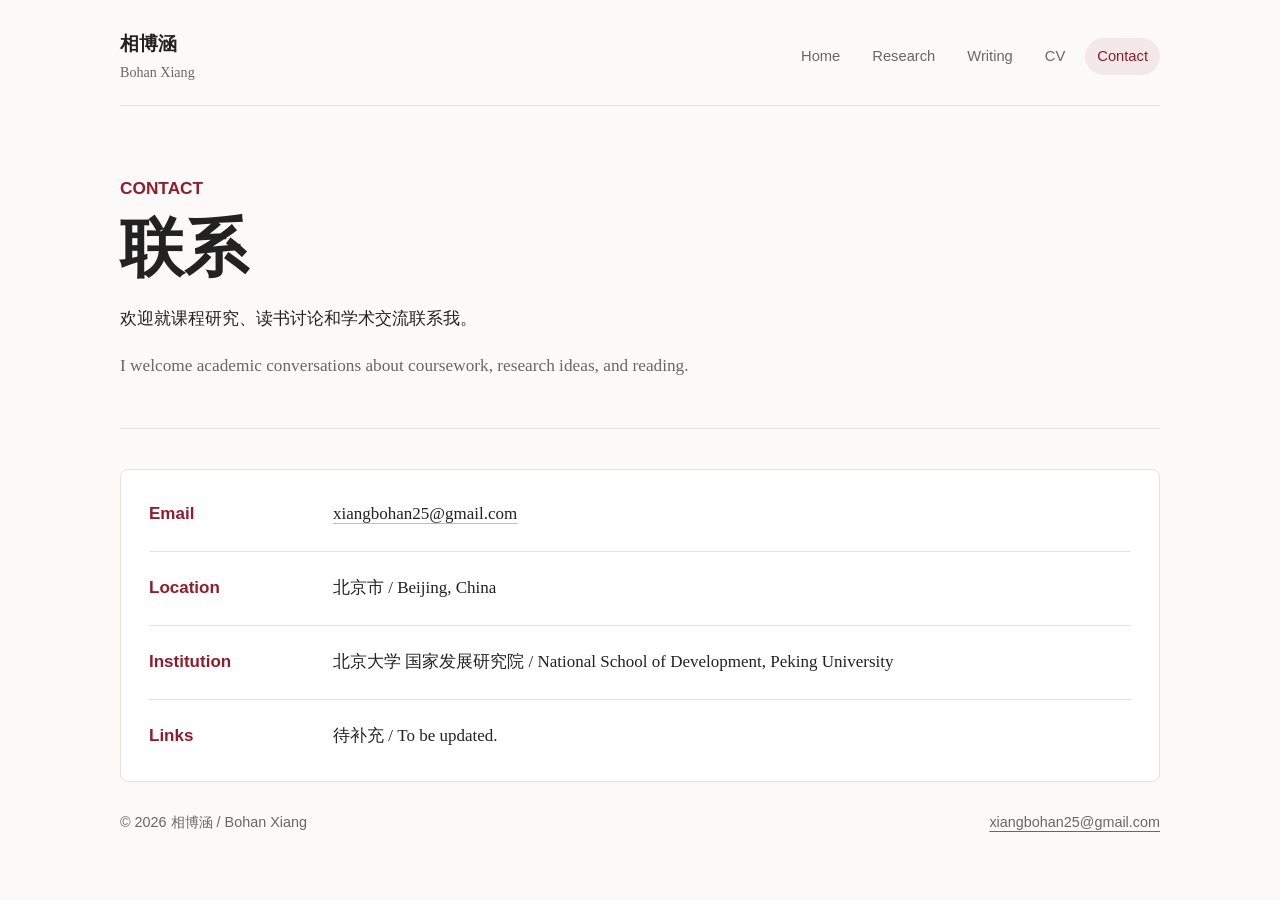
<file: contact.html>
<!DOCTYPE html>
<html lang="zh-CN">
<head>
  <meta charset="utf-8">
  <meta name="viewport" content="width=device-width, initial-scale=1">
  <meta name="description" content="相博涵的联系信息。">
  <title>Contact | 相博涵</title>
  <link rel="stylesheet" href="style.css">
</head>
<body>
  <header class="site-header">
    <a class="brand" href="index.html">
      <span class="brand-cn">相博涵</span>
      <span class="brand-en">Bohan Xiang</span>
    </a>
    <nav class="site-nav" aria-label="Primary navigation">
      <a href="index.html">Home</a>
      <a href="research.html">Research</a>
      <a href="writing.html">Writing</a>
      <a href="cv.html">CV</a>
      <a class="active" href="contact.html">Contact</a>
    </nav>
  </header>

  <main>
    <section class="page-title section">
      <p class="eyebrow">Contact</p>
      <h1>联系</h1>
      <p>
        欢迎就课程研究、读书讨论和学术交流联系我。
      </p>
      <p class="en">
        I welcome academic conversations about coursework, research ideas, and reading.
      </p>
    </section>

    <section class="section contact-panel">
      <div class="contact-row">
        <span>Email</span>
        <a href="mailto:xiangbohan25@gmail.com">xiangbohan25@gmail.com</a>
      </div>
      <div class="contact-row">
        <span>Location</span>
        <p>北京市 / Beijing, China</p>
      </div>
      <div class="contact-row">
        <span>Institution</span>
        <p>北京大学 国家发展研究院 / National School of Development, Peking University</p>
      </div>
      <div class="contact-row">
        <span>Links</span>
        <p>待补充 / To be updated.</p>
      </div>
    </section>
  </main>

  <footer class="site-footer">
    <span>© 2026 相博涵 / Bohan Xiang</span>
    <a href="mailto:xiangbohan25@gmail.com">xiangbohan25@gmail.com</a>
  </footer>
</body>
</html>
</file>
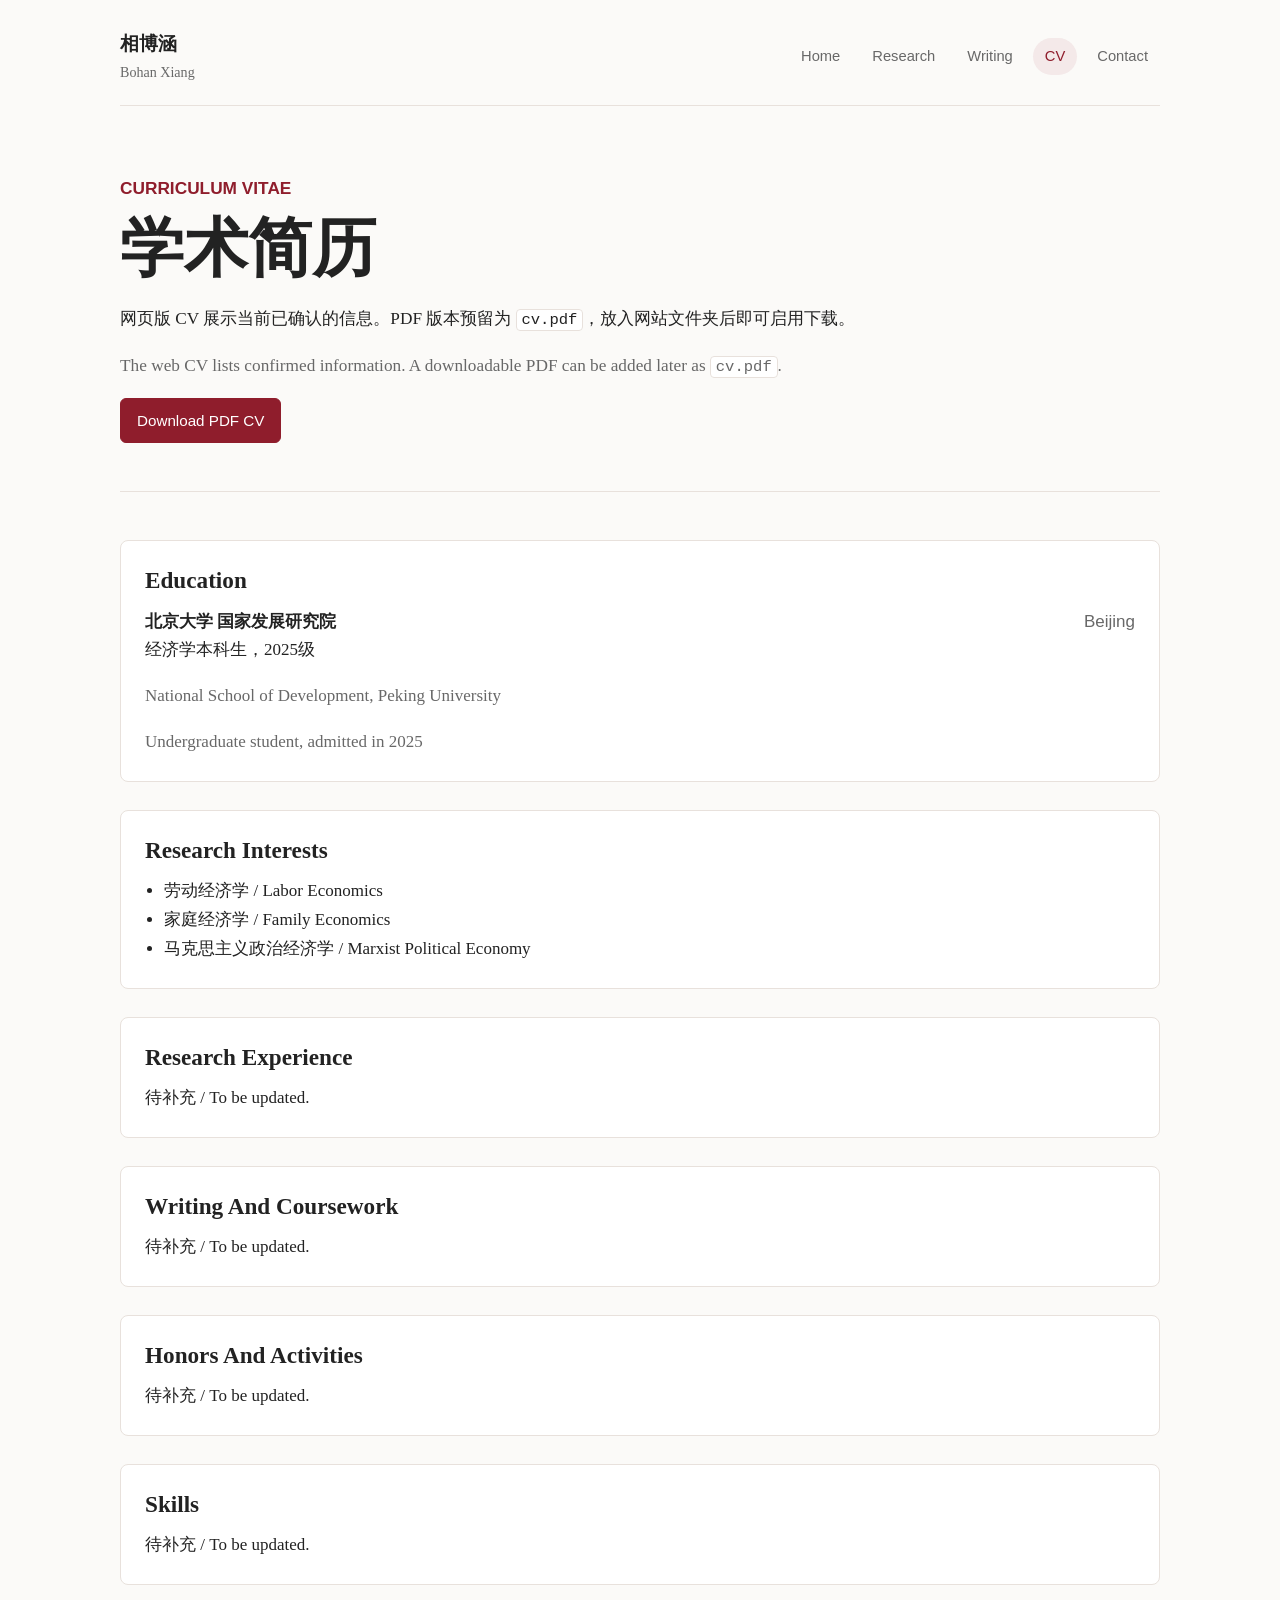
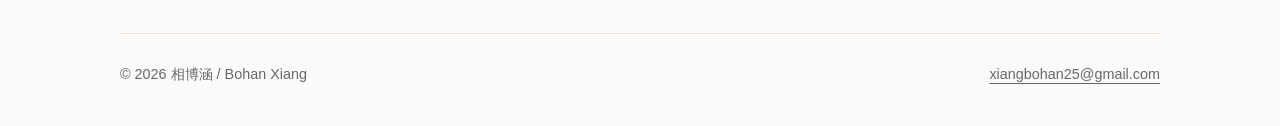
<file: cv.html>
<!DOCTYPE html>
<html lang="zh-CN">
<head>
  <meta charset="utf-8">
  <meta name="viewport" content="width=device-width, initial-scale=1">
  <meta name="description" content="相博涵的学术简历。">
  <title>CV | 相博涵</title>
  <link rel="stylesheet" href="style.css">
</head>
<body>
  <header class="site-header">
    <a class="brand" href="index.html">
      <span class="brand-cn">相博涵</span>
      <span class="brand-en">Bohan Xiang</span>
    </a>
    <nav class="site-nav" aria-label="Primary navigation">
      <a href="index.html">Home</a>
      <a href="research.html">Research</a>
      <a href="writing.html">Writing</a>
      <a class="active" href="cv.html">CV</a>
      <a href="contact.html">Contact</a>
    </nav>
  </header>

  <main>
    <section class="page-title section">
      <p class="eyebrow">Curriculum Vitae</p>
      <h1>学术简历</h1>
      <p>
        网页版 CV 展示当前已确认的信息。PDF 版本预留为 <code>cv.pdf</code>，放入网站文件夹后即可启用下载。
      </p>
      <p class="en">
        The web CV lists confirmed information. A downloadable PDF can be added later as <code>cv.pdf</code>.
      </p>
      <a class="button primary" href="cv.pdf" aria-label="Download CV PDF">Download PDF CV</a>
    </section>

    <section class="section cv-grid">
      <div class="cv-section">
        <h2>Education</h2>
        <div class="cv-entry">
          <div>
            <strong>北京大学 国家发展研究院</strong>
            <p>经济学本科生，2025级</p>
            <p class="en">National School of Development, Peking University</p>
            <p class="en">Undergraduate student, admitted in 2025</p>
          </div>
          <span>Beijing</span>
        </div>
      </div>

      <div class="cv-section">
        <h2>Research Interests</h2>
        <ul>
          <li>劳动经济学 / Labor Economics</li>
          <li>家庭经济学 / Family Economics</li>
          <li>马克思主义政治经济学 / Marxist Political Economy</li>
        </ul>
      </div>

      <div class="cv-section">
        <h2>Research Experience</h2>
        <p>待补充 / To be updated.</p>
      </div>

      <div class="cv-section">
        <h2>Writing And Coursework</h2>
        <p>待补充 / To be updated.</p>
      </div>

      <div class="cv-section">
        <h2>Honors And Activities</h2>
        <p>待补充 / To be updated.</p>
      </div>

      <div class="cv-section">
        <h2>Skills</h2>
        <p>待补充 / To be updated.</p>
      </div>
    </section>
  </main>

  <footer class="site-footer">
    <span>© 2026 相博涵 / Bohan Xiang</span>
    <a href="mailto:xiangbohan25@gmail.com">xiangbohan25@gmail.com</a>
  </footer>
</body>
</html>
</file>
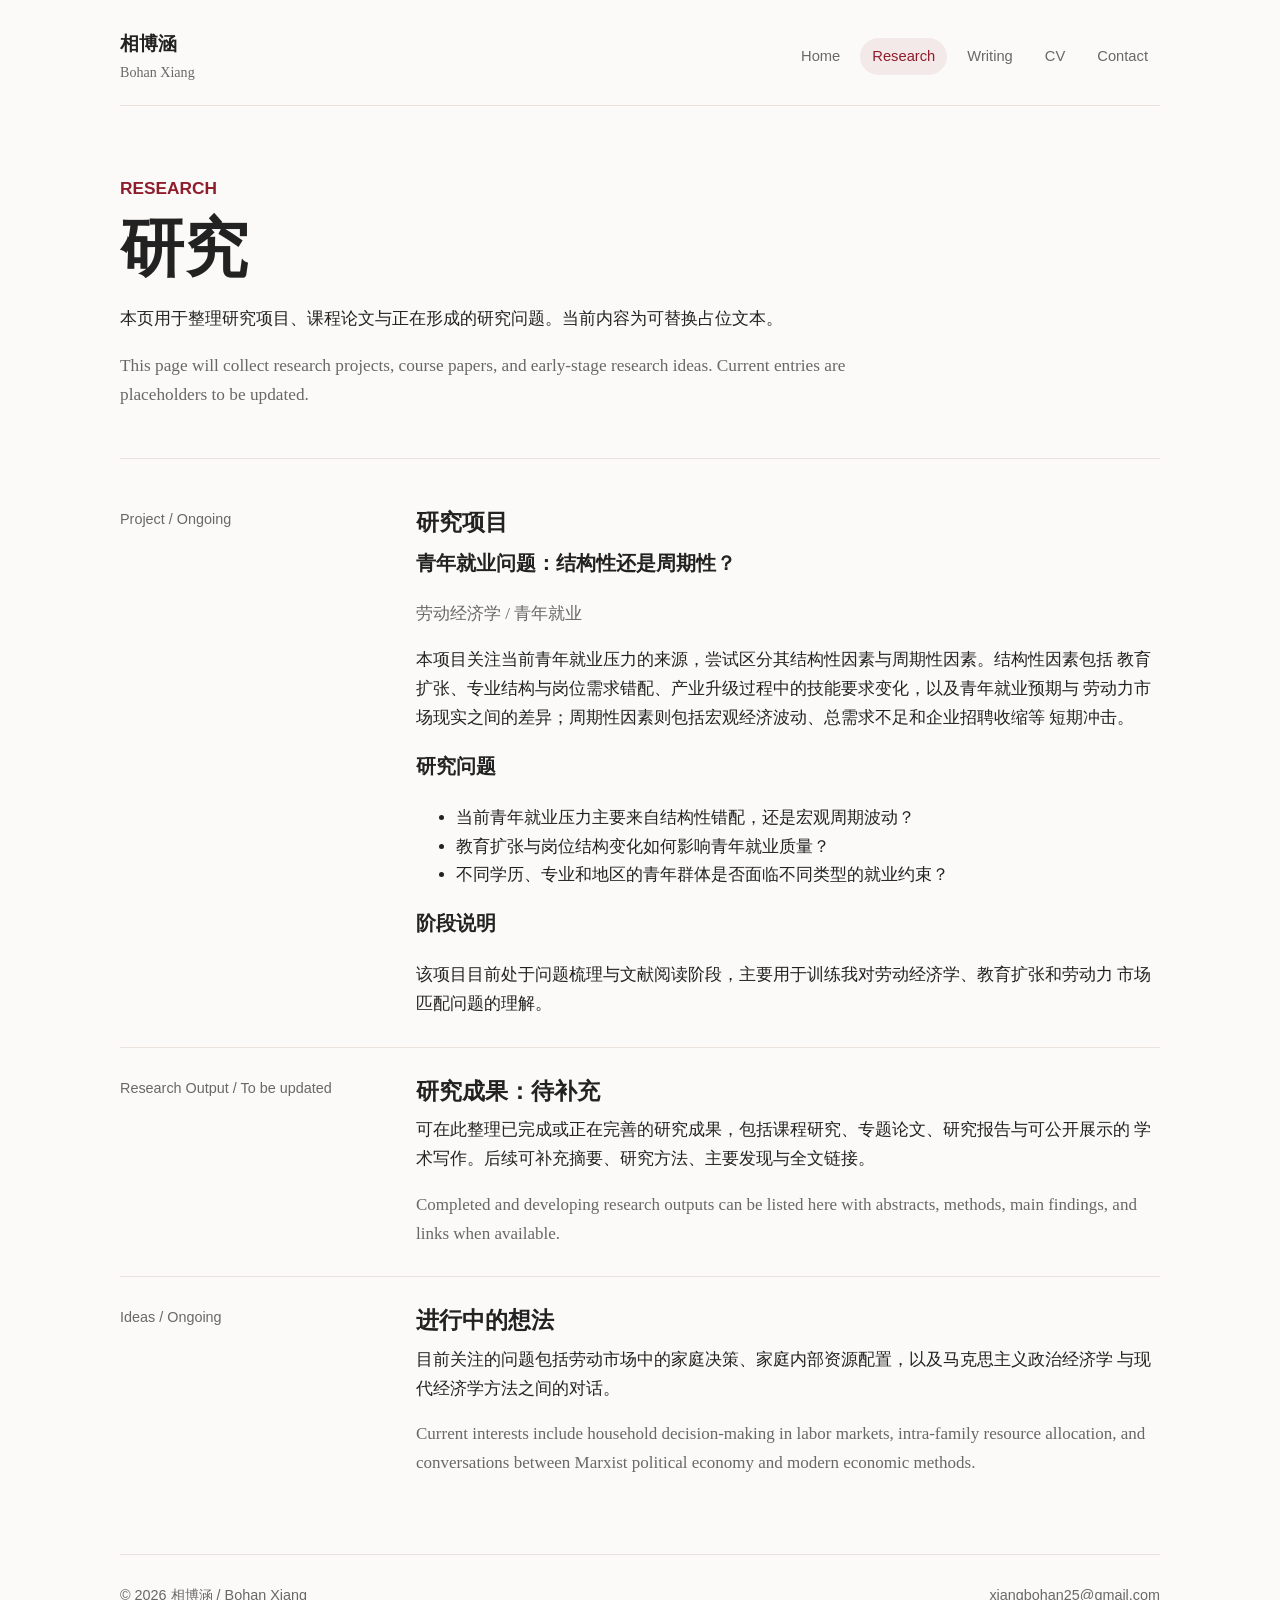
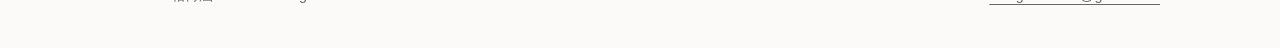
<file: research.html>
<!DOCTYPE html>
<html lang="zh-CN">
<head>
  <meta charset="utf-8">
  <meta name="viewport" content="width=device-width, initial-scale=1">
  <meta name="description" content="相博涵的研究兴趣、课程论文与研究项目。">
  <title>Research | 相博涵</title>
  <link rel="stylesheet" href="style.css">
</head>
<body>
  <header class="site-header">
    <a class="brand" href="index.html">
      <span class="brand-cn">相博涵</span>
      <span class="brand-en">Bohan Xiang</span>
    </a>
    <nav class="site-nav" aria-label="Primary navigation">
      <a href="index.html">Home</a>
      <a class="active" href="research.html">Research</a>
      <a href="writing.html">Writing</a>
      <a href="cv.html">CV</a>
      <a href="contact.html">Contact</a>
    </nav>
  </header>

  <main>
    <section class="page-title section">
      <p class="eyebrow">Research</p>
      <h1>研究</h1>
      <p>
        本页用于整理研究项目、课程论文与正在形成的研究问题。当前内容为可替换占位文本。
      </p>
      <p class="en">
        This page will collect research projects, course papers, and early-stage research ideas.
        Current entries are placeholders to be updated.
      </p>
    </section>

    <section class="section item-list">
      <article class="item">
        <div class="item-meta">Project / Ongoing</div>
        <div class="item-body">
          <h2>研究项目</h2>
          <h3>青年就业问题：结构性还是周期性？</h3>
          <p class="en">劳动经济学 / 青年就业</p>
          <p>
            本项目关注当前青年就业压力的来源，尝试区分其结构性因素与周期性因素。结构性因素包括
            教育扩张、专业结构与岗位需求错配、产业升级过程中的技能要求变化，以及青年就业预期与
            劳动力市场现实之间的差异；周期性因素则包括宏观经济波动、总需求不足和企业招聘收缩等
            短期冲击。
          </p>
          <h3>研究问题</h3>
          <ul>
            <li>当前青年就业压力主要来自结构性错配，还是宏观周期波动？</li>
            <li>教育扩张与岗位结构变化如何影响青年就业质量？</li>
            <li>不同学历、专业和地区的青年群体是否面临不同类型的就业约束？</li>
          </ul>
          <h3>阶段说明</h3>
          <p>
            该项目目前处于问题梳理与文献阅读阶段，主要用于训练我对劳动经济学、教育扩张和劳动力
            市场匹配问题的理解。
          </p>
        </div>
      </article>

      <article class="item">
        <div class="item-meta">Research Output / To be updated</div>
        <div class="item-body">
          <h2>研究成果：待补充</h2>
          <p>
            可在此整理已完成或正在完善的研究成果，包括课程研究、专题论文、研究报告与可公开展示的
            学术写作。后续可补充摘要、研究方法、主要发现与全文链接。
          </p>
          <p class="en">
            Completed and developing research outputs can be listed here with abstracts, methods,
            main findings, and links when available.
          </p>
        </div>
      </article>

      <article class="item">
        <div class="item-meta">Ideas / Ongoing</div>
        <div class="item-body">
          <h2>进行中的想法</h2>
          <p>
            目前关注的问题包括劳动市场中的家庭决策、家庭内部资源配置，以及马克思主义政治经济学
            与现代经济学方法之间的对话。
          </p>
          <p class="en">
            Current interests include household decision-making in labor markets, intra-family resource
            allocation, and conversations between Marxist political economy and modern economic methods.
          </p>
        </div>
      </article>
    </section>
  </main>

  <footer class="site-footer">
    <span>© 2026 相博涵 / Bohan Xiang</span>
    <a href="mailto:xiangbohan25@gmail.com">xiangbohan25@gmail.com</a>
  </footer>
</body>
</html>
</file>
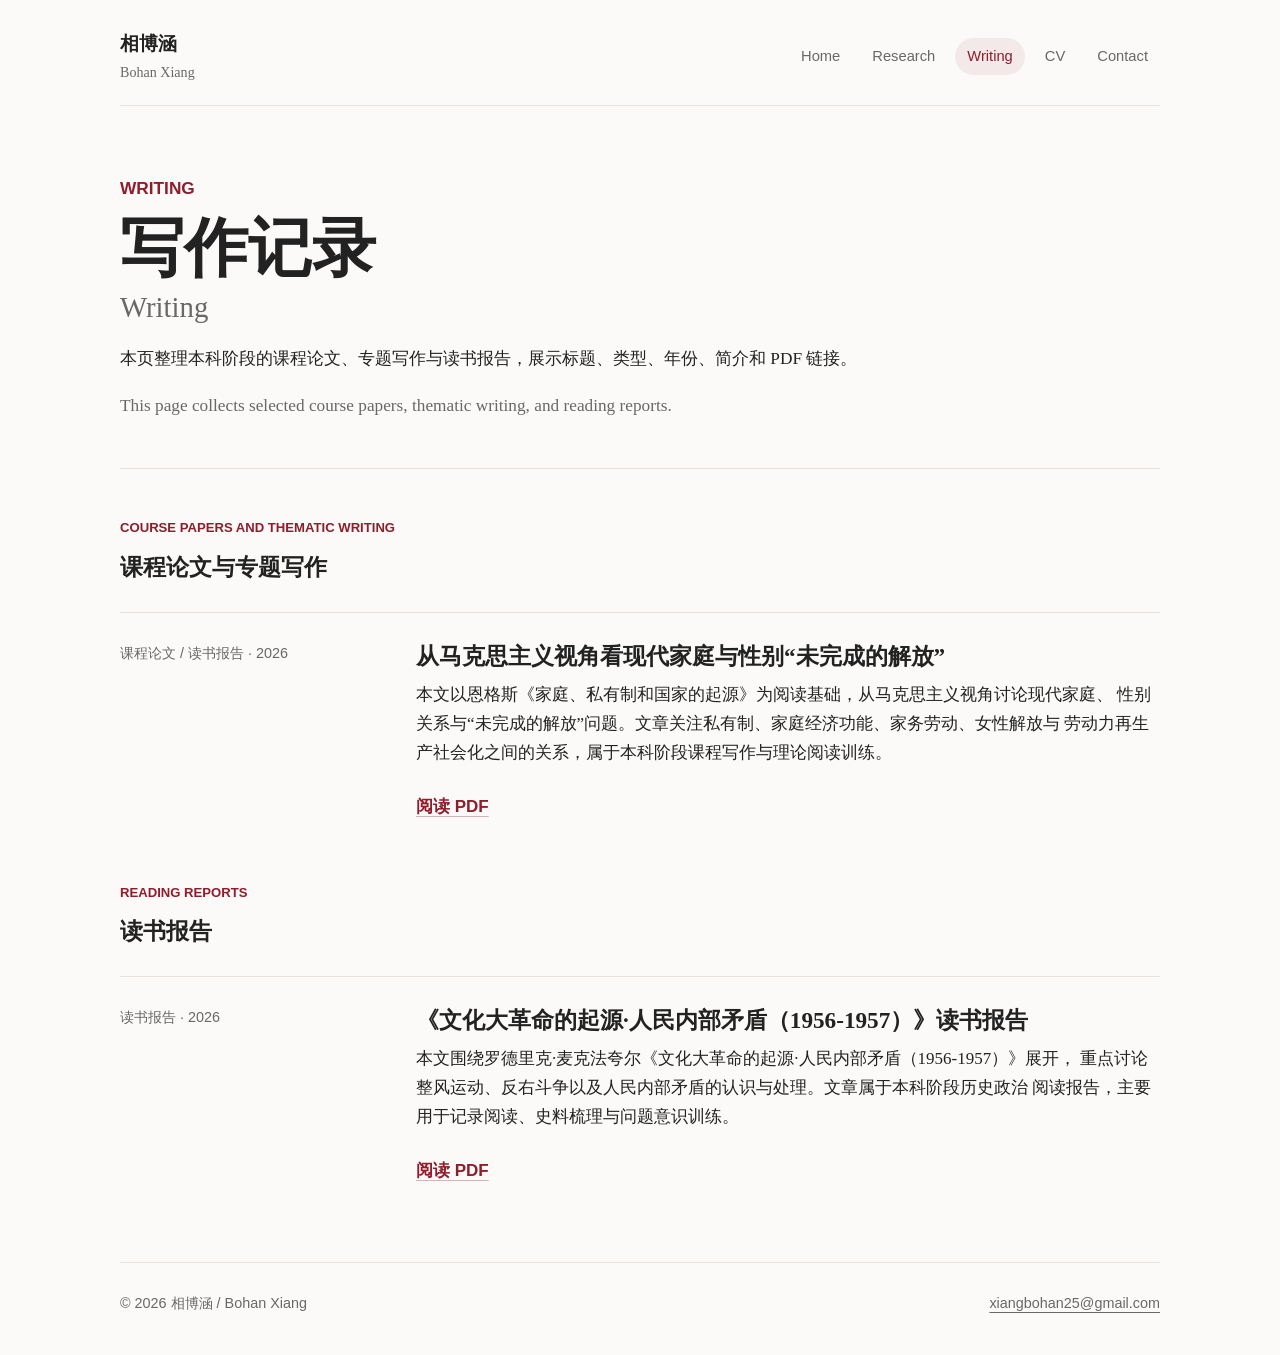
<file: writing.html>
<!DOCTYPE html>
<html lang="zh-CN">
<head>
  <meta charset="utf-8">
  <meta name="viewport" content="width=device-width, initial-scale=1">
  <meta name="description" content="相博涵的文章、读书报告与课程论文。">
  <title>Writing | 相博涵</title>
  <link rel="stylesheet" href="style.css">
</head>
<body>
  <header class="site-header">
    <a class="brand" href="index.html">
      <span class="brand-cn">相博涵</span>
      <span class="brand-en">Bohan Xiang</span>
    </a>
    <nav class="site-nav" aria-label="Primary navigation">
      <a href="index.html">Home</a>
      <a href="research.html">Research</a>
      <a class="active" href="writing.html">Writing</a>
      <a href="cv.html">CV</a>
      <a href="contact.html">Contact</a>
    </nav>
  </header>

  <main>
    <section class="page-title section">
      <p class="eyebrow">Writing</p>
      <h1>写作记录 <span>Writing</span></h1>
      <p>
        本页整理本科阶段的课程论文、专题写作与读书报告，展示标题、类型、年份、简介和 PDF 链接。
      </p>
      <p class="en">
        This page collects selected course papers, thematic writing, and reading reports.
      </p>
    </section>

    <section class="section item-list">
      <div class="writing-group">
        <p class="eyebrow">Course Papers And Thematic Writing</p>
        <h2>课程论文与专题写作</h2>
      </div>

      <article class="item">
        <div class="item-meta">课程论文 / 读书报告 · 2026</div>
        <div class="item-body">
          <h2>从马克思主义视角看现代家庭与性别“未完成的解放”</h2>
          <p>
            本文以恩格斯《家庭、私有制和国家的起源》为阅读基础，从马克思主义视角讨论现代家庭、
            性别关系与“未完成的解放”问题。文章关注私有制、家庭经济功能、家务劳动、女性解放与
            劳动力再生产社会化之间的关系，属于本科阶段课程写作与理论阅读训练。
          </p>
          <a class="text-link" href="assets/papers/marxism-family-gender-unfinished-liberation.pdf" target="_blank" rel="noopener">阅读 PDF</a>
        </div>
      </article>

      <div class="writing-group">
        <p class="eyebrow">Reading Reports</p>
        <h2>读书报告</h2>
      </div>

      <article class="item">
        <div class="item-meta">读书报告 · 2026</div>
        <div class="item-body">
          <h2>《文化大革命的起源·人民内部矛盾（1956-1957）》读书报告</h2>
          <p>
            本文围绕罗德里克·麦克法夸尔《文化大革命的起源·人民内部矛盾（1956-1957）》展开，
            重点讨论整风运动、反右斗争以及人民内部矛盾的认识与处理。文章属于本科阶段历史政治
            阅读报告，主要用于记录阅读、史料梳理与问题意识训练。
          </p>
          <a class="text-link" href="assets/papers/origins-cultural-revolution-reading-report.pdf" target="_blank" rel="noopener">阅读 PDF</a>
        </div>
      </article>
    </section>
  </main>

  <footer class="site-footer">
    <span>© 2026 相博涵 / Bohan Xiang</span>
    <a href="mailto:xiangbohan25@gmail.com">xiangbohan25@gmail.com</a>
  </footer>
</body>
</html>
</file>
<file: style.css>
:root {
  --bg: #fbfaf8;
  --paper: #ffffff;
  --ink: #222222;
  --muted: #686868;
  --line: #e8e1dc;
  --accent: #8f1d2c;
  --accent-soft: #f4e9e9;
  --max-width: 1040px;
}

* {
  box-sizing: border-box;
}

body {
  margin: 0;
  background: var(--bg);
  color: var(--ink);
  font-family: Georgia, "Times New Roman", "Noto Serif SC", "Songti SC", serif;
  font-size: 17px;
  line-height: 1.7;
}

a {
  color: inherit;
  text-decoration: none;
}

code {
  border: 1px solid var(--line);
  border-radius: 4px;
  background: var(--paper);
  padding: 0.05rem 0.3rem;
  font-family: "SFMono-Regular", Consolas, monospace;
  font-size: 0.9em;
}

.site-header {
  width: min(var(--max-width), calc(100% - 32px));
  margin: 0 auto;
  padding: 28px 0 20px;
  display: flex;
  align-items: center;
  justify-content: space-between;
  gap: 24px;
  border-bottom: 1px solid var(--line);
}

.brand {
  display: grid;
  gap: 0;
}

.brand-cn {
  font-size: 1.2rem;
  font-weight: 700;
}

.brand-en {
  color: var(--muted);
  font-size: 0.88rem;
  letter-spacing: 0;
}

.site-nav {
  display: flex;
  flex-wrap: wrap;
  align-items: center;
  justify-content: flex-end;
  gap: 8px;
  font-family: Arial, "Noto Sans SC", sans-serif;
  font-size: 0.92rem;
}

.site-nav a {
  border-radius: 999px;
  color: var(--muted);
  padding: 6px 12px;
}

.site-nav a:hover,
.site-nav a.active {
  background: var(--accent-soft);
  color: var(--accent);
}

main {
  width: min(var(--max-width), calc(100% - 32px));
  margin: 0 auto;
}

.section {
  padding: 48px 0;
  border-bottom: 1px solid var(--line);
}

.hero {
  padding-top: 76px;
  padding-bottom: 64px;
}

.hero-layout {
  max-width: 860px;
}

.hero-copy {
  min-width: 0;
}

.name-lockup {
  align-items: center;
  display: flex;
  gap: 22px;
  margin-bottom: 22px;
}

.name-lockup img {
  flex: 0 0 auto;
  height: 86px;
  margin-top: 4px;
  width: 86px;
}

.name-lockup h1 {
  margin-bottom: 0;
}

.hero-kicker,
.eyebrow {
  color: var(--accent);
  font-family: Arial, "Noto Sans SC", sans-serif;
  font-size: 0.82rem;
  font-weight: 700;
  letter-spacing: 0;
  margin: 0 0 12px;
  text-transform: uppercase;
}

h1,
h2,
h3,
p {
  margin-top: 0;
}

h1 {
  font-size: clamp(2.6rem, 7vw, 5.4rem);
  line-height: 1.05;
  margin-bottom: 22px;
  max-width: 900px;
}

h1 span {
  color: var(--muted);
  display: block;
  font-size: 0.45em;
  font-weight: 400;
  margin-top: 10px;
}

h2 {
  font-size: 1.45rem;
  line-height: 1.3;
  margin-bottom: 12px;
}

.hero-lede,
.page-title p {
  max-width: 760px;
  font-size: 1.08rem;
}

.en {
  color: var(--muted);
}

.hero-actions {
  display: flex;
  flex-wrap: wrap;
  gap: 12px;
  margin-top: 30px;
}

.button {
  align-items: center;
  border: 1px solid var(--line);
  border-radius: 6px;
  display: inline-flex;
  font-family: Arial, "Noto Sans SC", sans-serif;
  font-size: 0.95rem;
  min-height: 42px;
  padding: 9px 16px;
}

.button.primary {
  background: var(--accent);
  border-color: var(--accent);
  color: #ffffff;
}

.button.secondary {
  background: var(--paper);
  color: var(--ink);
}

.button:hover {
  transform: translateY(-1px);
}

.two-column {
  display: grid;
  grid-template-columns: minmax(180px, 280px) 1fr;
  gap: 44px;
}

.tag-list {
  display: flex;
  flex-wrap: wrap;
  gap: 10px;
}

.tag-list span {
  background: var(--paper);
  border: 1px solid var(--line);
  border-radius: 999px;
  color: var(--ink);
  font-family: Arial, "Noto Sans SC", sans-serif;
  font-size: 0.92rem;
  padding: 6px 12px;
}

.prose p:last-child,
.page-title p:last-child,
.item-body p:last-child,
.cv-section p:last-child {
  margin-bottom: 0;
}

.section-heading {
  margin-bottom: 24px;
}

.link-grid {
  display: grid;
  grid-template-columns: repeat(4, 1fr);
  gap: 14px;
}

.link-card {
  background: var(--paper);
  border: 1px solid var(--line);
  border-radius: 8px;
  min-height: 150px;
  padding: 20px;
}

.link-card:hover {
  border-color: #d3b4b9;
}

.link-card span {
  color: var(--accent);
  display: block;
  font-family: Arial, "Noto Sans SC", sans-serif;
  font-weight: 700;
  margin-bottom: 12px;
}

.link-card p {
  color: var(--muted);
  font-size: 0.95rem;
  line-height: 1.55;
  margin-bottom: 0;
}

.page-title {
  padding-top: 68px;
}

.page-title h1 {
  font-size: clamp(2.3rem, 5vw, 4rem);
}

.item-list {
  display: grid;
  gap: 0;
}

.item {
  display: grid;
  grid-template-columns: minmax(180px, 260px) 1fr;
  gap: 36px;
  padding: 28px 0;
  border-top: 1px solid var(--line);
}

.item:first-child {
  border-top: 0;
  padding-top: 0;
}

.item-meta {
  color: var(--muted);
  font-family: Arial, "Noto Sans SC", sans-serif;
  font-size: 0.9rem;
}

.item-body h2 {
  margin-bottom: 10px;
}

.writing-group {
  padding: 32px 0 18px;
}

.writing-group:first-child {
  padding-top: 0;
}

.text-link {
  color: var(--accent);
  display: inline-flex;
  font-family: Arial, "Noto Sans SC", sans-serif;
  font-weight: 700;
  margin-top: 8px;
  text-decoration: underline;
  text-decoration-color: #d3b4b9;
  text-underline-offset: 4px;
}

.text-link:hover {
  color: #681522;
}

.cv-grid {
  display: grid;
  gap: 28px;
}

.cv-section {
  background: var(--paper);
  border: 1px solid var(--line);
  border-radius: 8px;
  padding: 24px;
}

.cv-section ul {
  margin: 0;
  padding-left: 1.2rem;
}

.cv-entry {
  display: flex;
  justify-content: space-between;
  gap: 20px;
}

.cv-entry span {
  color: var(--muted);
  font-family: Arial, "Noto Sans SC", sans-serif;
  white-space: nowrap;
}

.contact-panel {
  background: var(--paper);
  border: 1px solid var(--line);
  border-radius: 8px;
  margin-top: 40px;
  padding: 8px 28px;
}

.contact-row {
  display: grid;
  grid-template-columns: 160px 1fr;
  gap: 24px;
  padding: 22px 0;
  border-top: 1px solid var(--line);
}

.contact-row:first-child {
  border-top: 0;
}

.contact-row span {
  color: var(--accent);
  font-family: Arial, "Noto Sans SC", sans-serif;
  font-weight: 700;
}

.contact-row a {
  text-decoration: underline;
  text-decoration-color: #d3b4b9;
  text-underline-offset: 4px;
}

.contact-row p {
  margin-bottom: 0;
}

.site-footer {
  width: min(var(--max-width), calc(100% - 32px));
  margin: 0 auto;
  padding: 28px 0 40px;
  display: flex;
  flex-wrap: wrap;
  justify-content: space-between;
  gap: 12px;
  color: var(--muted);
  font-family: Arial, "Noto Sans SC", sans-serif;
  font-size: 0.9rem;
}

.site-footer a {
  text-decoration: underline;
  text-underline-offset: 4px;
}

@media (max-width: 760px) {
  body {
    font-size: 16px;
  }

  .site-header {
    align-items: flex-start;
    flex-direction: column;
    gap: 16px;
    padding-top: 22px;
  }

  .site-nav {
    justify-content: flex-start;
  }

  .site-nav a {
    padding: 5px 10px;
  }

  .hero {
    padding-top: 52px;
  }

  .hero-layout {
    max-width: none;
  }

  .name-lockup {
    align-items: flex-start;
    gap: 14px;
  }

  .name-lockup img {
    height: 58px;
    margin-top: 3px;
    width: 58px;
  }

  .section {
    padding: 38px 0;
  }

  .two-column,
  .item,
  .contact-row {
    grid-template-columns: 1fr;
    gap: 14px;
  }

  .link-grid {
    grid-template-columns: 1fr;
  }

  .link-card {
    min-height: auto;
  }

  .cv-entry {
    flex-direction: column;
    gap: 8px;
  }

  .contact-panel {
    padding: 4px 18px;
  }
}

@media (min-width: 761px) and (max-width: 980px) {
  .link-grid {
    grid-template-columns: repeat(2, 1fr);
  }
}
</file>
